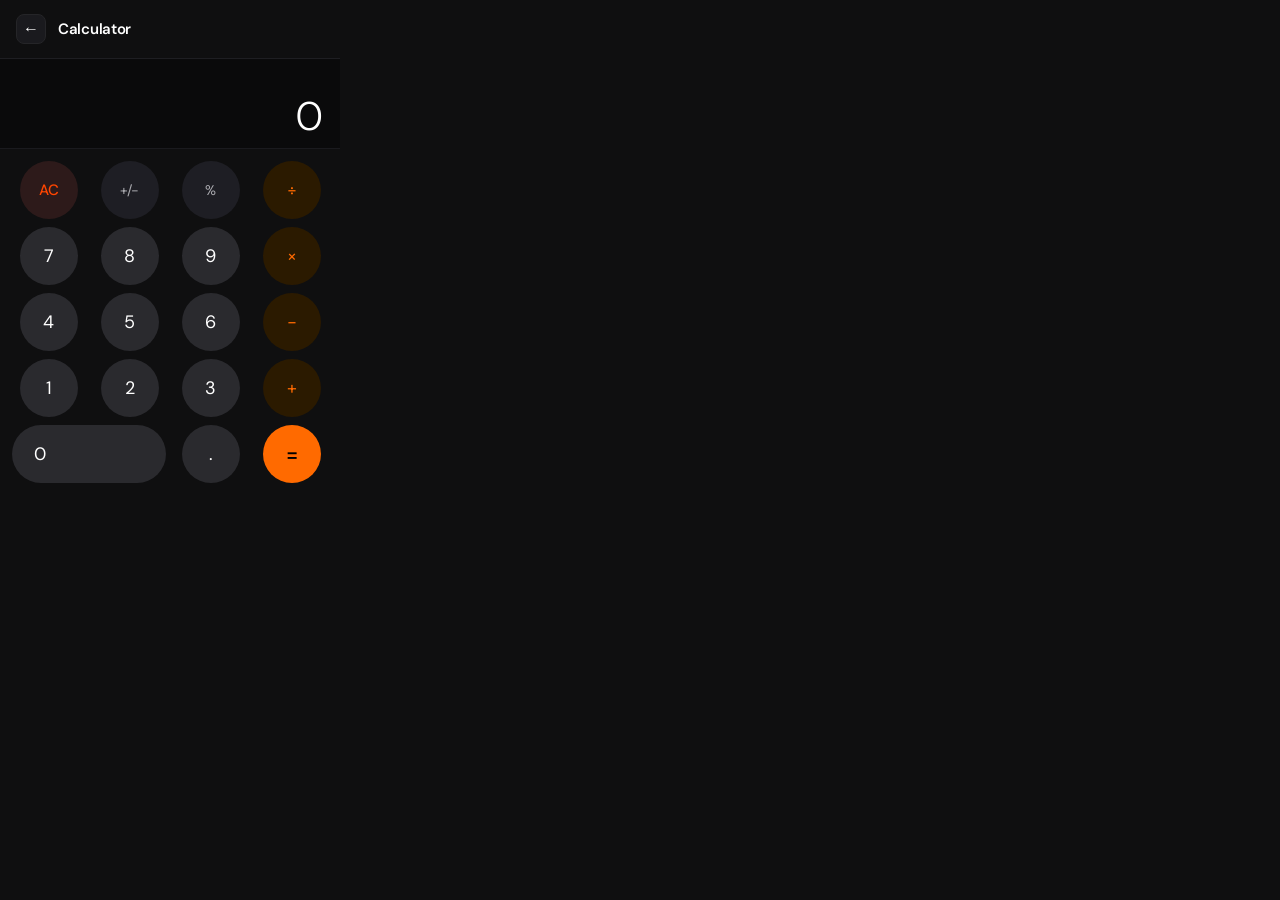
<file: tools/calculator/index.html>
<!DOCTYPE html>
<html lang="en">
<head>
  <meta charset="UTF-8">
  <meta name="viewport" content="width=device-width, initial-scale=1.0">
  <title>Calculator — EasyKit</title>
  <link rel="stylesheet" href="style.css">
</head>
<body>

  <!-- Top Bar -->
  <div class="topbar">
    <button id="btn-back" class="back-btn">&#8592;</button>
    <span class="tool-title">Calculator</span>
  </div>

  <!-- Display -->
  <div class="display">
    <div class="expr" id="expr"></div>
    <div class="result" id="result">0</div>
  </div>

  <!-- Buttons -->
  <div class="buttons">

    <button class="btn btn-clear" id="btn-ac">AC</button>
    <button class="btn btn-func" id="btn-sign">+/−</button>
    <button class="btn btn-func" id="btn-percent">%</button>
    <button class="btn btn-op" id="btn-div">÷</button>

    <button class="btn btn-num" id="btn-7">7</button>
    <button class="btn btn-num" id="btn-8">8</button>
    <button class="btn btn-num" id="btn-9">9</button>
    <button class="btn btn-op" id="btn-mul">×</button>

    <button class="btn btn-num" id="btn-4">4</button>
    <button class="btn btn-num" id="btn-5">5</button>
    <button class="btn btn-num" id="btn-6">6</button>
    <button class="btn btn-op" id="btn-sub">−</button>

    <button class="btn btn-num" id="btn-1">1</button>
    <button class="btn btn-num" id="btn-2">2</button>
    <button class="btn btn-num" id="btn-3">3</button>
    <button class="btn btn-op" id="btn-add">+</button>

    <button class="btn btn-num btn-zero" id="btn-0">0</button>
    <button class="btn btn-num" id="btn-dot">.</button>
    <button class="btn btn-eq" id="btn-eq">=</button>

  </div>

  <script src="script.js"></script>
</body>
</html>
</file>
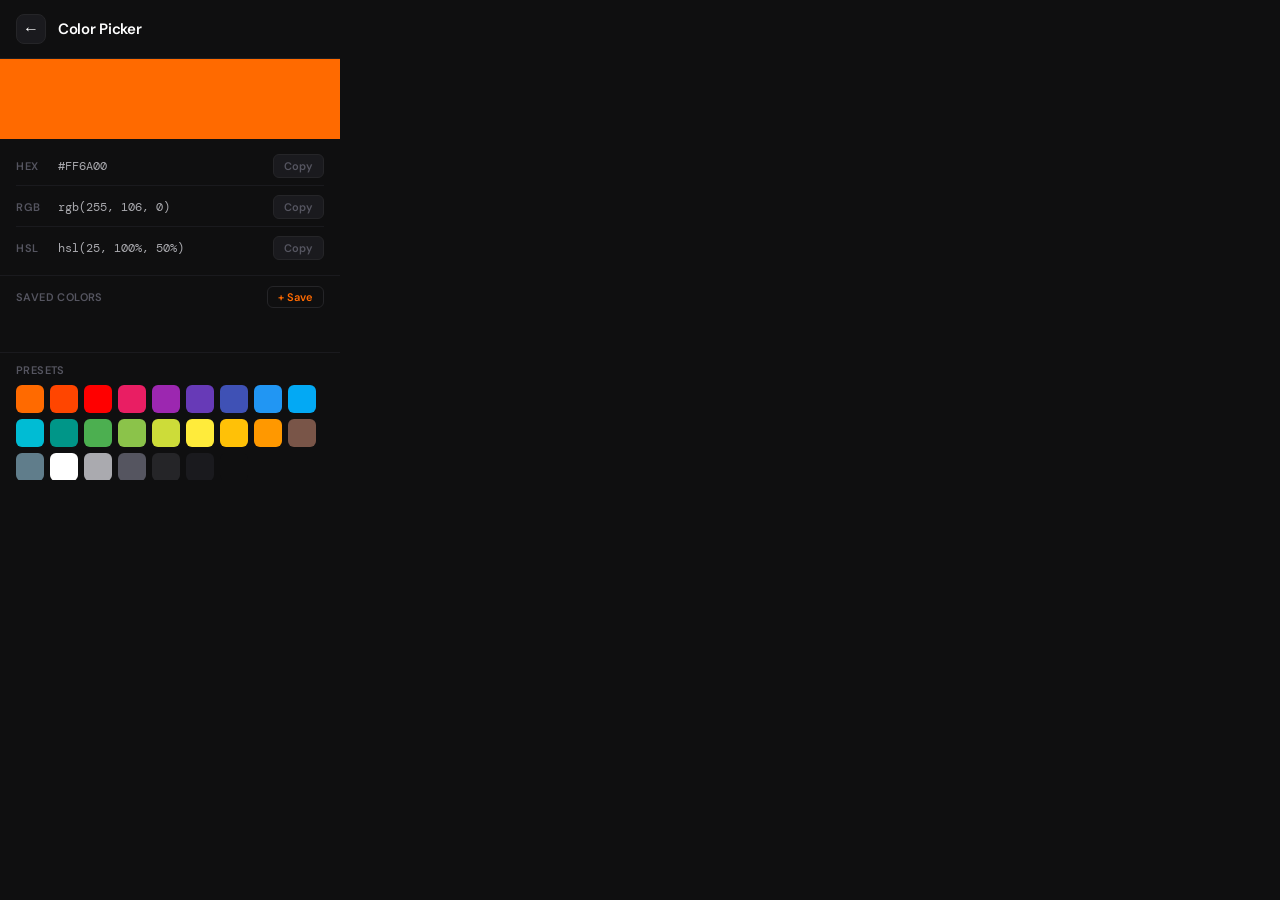
<file: tools/color-picker/index.html>
<!DOCTYPE html>
<html lang="en">
<head>
  <meta charset="UTF-8">
  <meta name="viewport" content="width=device-width, initial-scale=1.0">
  <title>Color Picker — EasyKit</title>
  <link rel="stylesheet" href="style.css">
</head>
<body>

  <!-- Top Bar -->
  <div class="topbar">
    <button id="btn-back" class="back-btn">&#8592;</button>
    <span class="tool-title">Color Picker</span>
  </div>

  <!-- Color Preview -->
  <div class="color-preview" id="color-preview">
    <input type="color" id="color-input" value="#ff6a00" />
  </div>

  <!-- Color Values -->
  <div class="color-values">

    <div class="value-row">
      <span class="value-label">HEX</span>
      <span class="value-text" id="val-hex">#FF6A00</span>
      <button class="btn-copy-val" data-target="val-hex">Copy</button>
    </div>

    <div class="value-row">
      <span class="value-label">RGB</span>
      <span class="value-text" id="val-rgb">rgb(255, 106, 0)</span>
      <button class="btn-copy-val" data-target="val-rgb">Copy</button>
    </div>

    <div class="value-row">
      <span class="value-label">HSL</span>
      <span class="value-text" id="val-hsl">hsl(25, 100%, 50%)</span>
      <button class="btn-copy-val" data-target="val-hsl">Copy</button>
    </div>

  </div>

  <!-- Saved Colors -->
  <div class="saved-section">
    <div class="saved-header">
      <span class="saved-title">Saved Colors</span>
      <button class="btn-save" id="btn-save">+ Save</button>
    </div>
    <div class="saved-colors" id="saved-colors"></div>
  </div>

  <!-- Presets -->
  <div class="presets-section">
    <div class="saved-title" style="padding: 0 16px 8px;">Presets</div>
    <div class="presets" id="presets"></div>
  </div>

  <script src="script.js"></script>
</body>
</html>
</file>
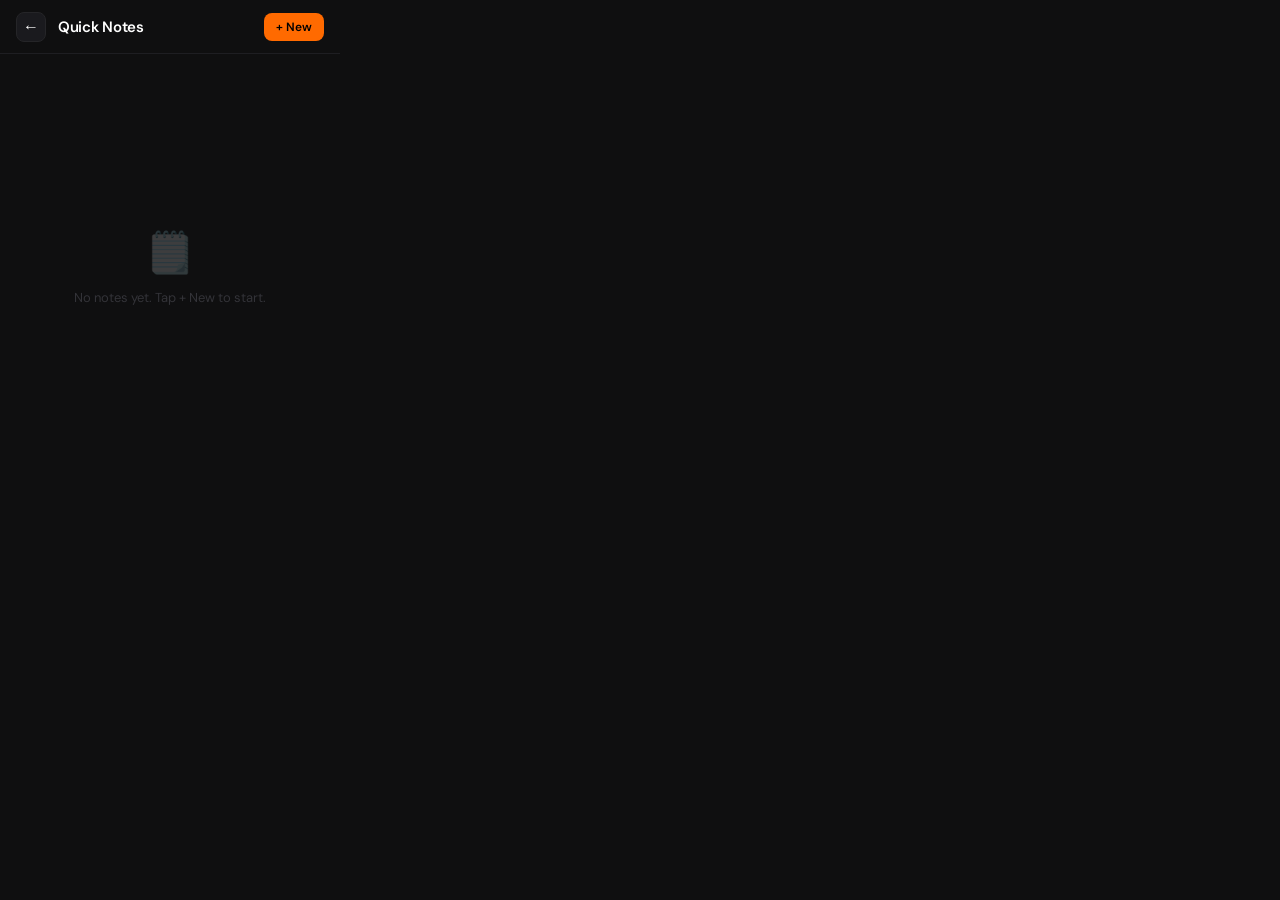
<file: tools/notes/index.html>
<!DOCTYPE html>
<html lang="en">
<head>
  <meta charset="UTF-8">
  <meta name="viewport" content="width=device-width, initial-scale=1.0">
  <title>Quick Notes — EasyKit</title>
  <link rel="stylesheet" href="style.css">
</head>
<body>

  <!-- Top Bar -->
  <div class="topbar">
    <button id="btn-back" class="back-btn">&#8592;</button>
    <span class="tool-title">Quick Notes</span>
    <button class="btn-new" id="btn-new">+ New</button>
  </div>

  <!-- Note List View -->
  <div id="view-list">

    <div class="notes-list" id="notes-list"></div>

    <div class="empty-state" id="empty-state">
      <span class="empty-icon">🗒️</span>
      <span class="empty-text">No notes yet. Tap + New to start.</span>
    </div>

  </div>

  <!-- Note Editor View -->
  <div id="view-editor">

    <div class="editor-topbar">
      <button id="btn-back-editor" class="btn-back-editor">← Notes</button>
      <button id="btn-delete" class="btn-delete">🗑 Delete</button>
    </div>

    <input
      type="text"
      id="note-title"
      class="note-title-input"
      placeholder="Title"
    />

    <textarea
      id="note-body"
      class="note-body-input"
      placeholder="Write your note here..."
    ></textarea>

    <div class="editor-footer">
      <span class="save-status" id="save-status">Auto-saved</span>
    </div>

  </div>

  <script src="script.js"></script>
</body>
</html>
</file>
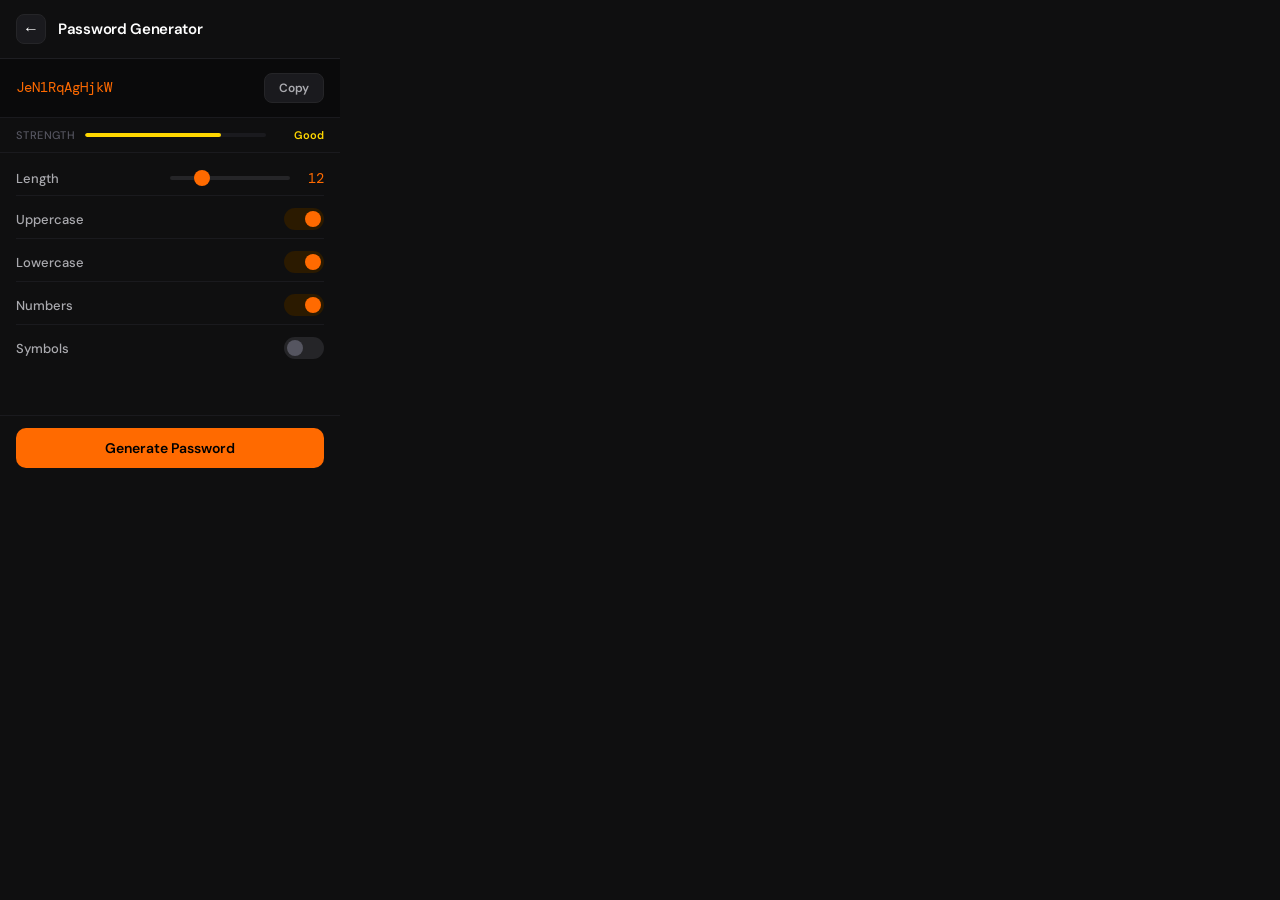
<file: tools/password/index.html>
<!DOCTYPE html>
<html lang="en">
<head>
  <meta charset="UTF-8">
  <meta name="viewport" content="width=device-width, initial-scale=1.0">
  <title>Password Generator — EasyKit</title>
  <link rel="stylesheet" href="style.css">
</head>
<body>

  <!-- Top Bar -->
  <div class="topbar">
    <button id="btn-back" class="back-btn">&#8592;</button>
    <span class="tool-title">Password Generator</span>
  </div>

  <!-- Password Display -->
  <div class="password-box">
    <span id="password-output" class="password-text">Click Generate</span>
    <button class="btn-copy" id="btn-copy">Copy</button>
  </div>

  <!-- Strength Bar -->
  <div class="strength-row">
    <span class="strength-label">Strength</span>
    <div class="strength-bar">
      <div class="strength-fill" id="strength-fill"></div>
    </div>
    <span class="strength-text" id="strength-text">—</span>
  </div>

  <!-- Options -->
  <div class="options">

    <!-- Length -->
    <div class="option-row">
      <label class="option-label">Length</label>
      <div class="length-control">
        <input
          type="range"
          id="length-slider"
          class="slider"
          min="6"
          max="32"
          value="12"
        />
        <span class="length-value" id="length-value">12</span>
      </div>
    </div>

    <!-- Checkboxes -->
    <div class="option-row">
      <label class="option-label">Uppercase</label>
      <label class="toggle">
        <input type="checkbox" id="opt-upper" checked />
        <span class="toggle-slider"></span>
      </label>
    </div>

    <div class="option-row">
      <label class="option-label">Lowercase</label>
      <label class="toggle">
        <input type="checkbox" id="opt-lower" checked />
        <span class="toggle-slider"></span>
      </label>
    </div>

    <div class="option-row">
      <label class="option-label">Numbers</label>
      <label class="toggle">
        <input type="checkbox" id="opt-numbers" checked />
        <span class="toggle-slider"></span>
      </label>
    </div>

    <div class="option-row">
      <label class="option-label">Symbols</label>
      <label class="toggle">
        <input type="checkbox" id="opt-symbols" />
        <span class="toggle-slider"></span>
      </label>
    </div>

  </div>

  <!-- Generate Button -->
  <div class="bottom">
    <button class="btn-generate" id="btn-generate">Generate Password</button>
  </div>

  <script src="script.js"></script>
</body>
</html>
</file>
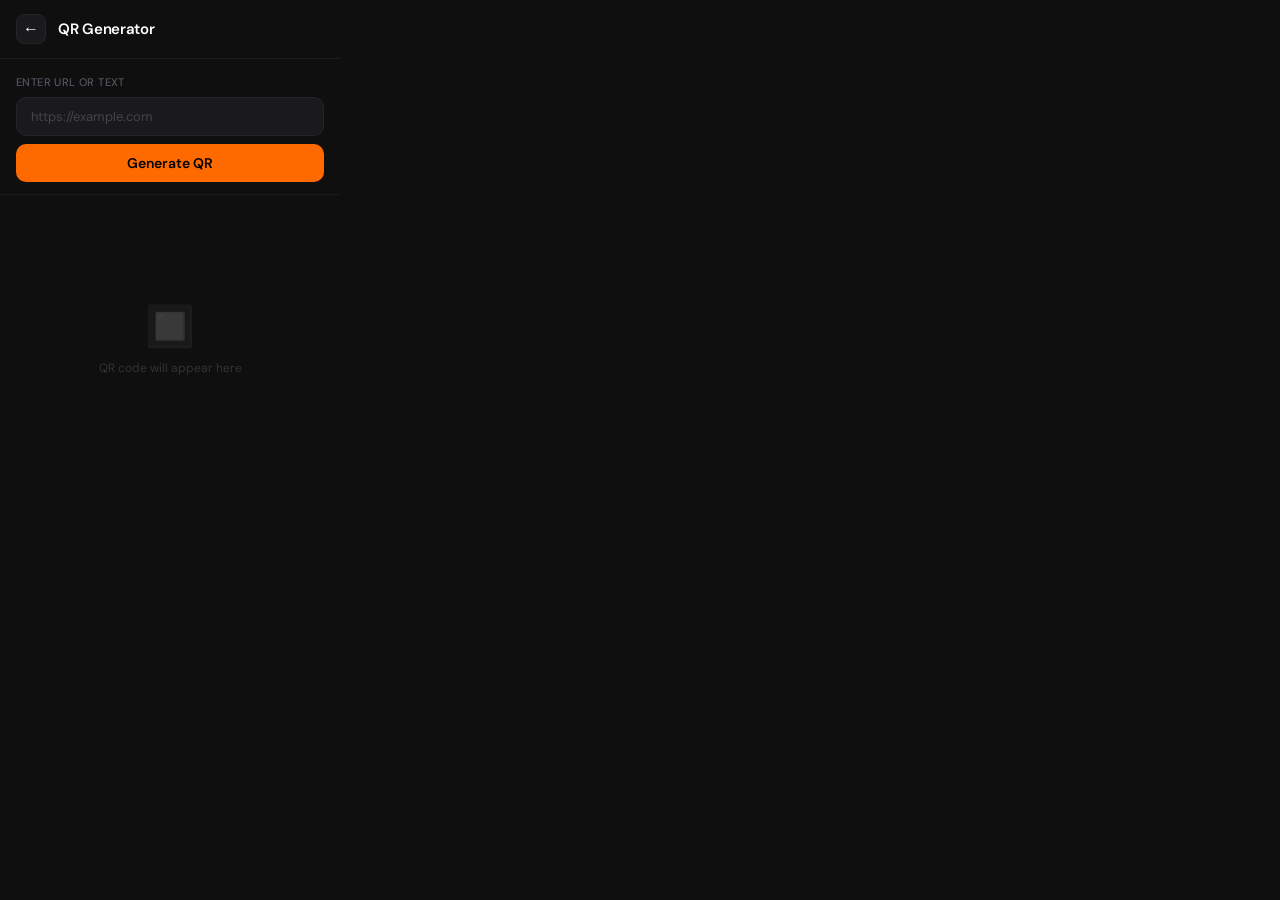
<file: tools/qr-generator/index.html>
<!DOCTYPE html>
<html lang="en">
<head>
  <meta charset="UTF-8">
  <meta name="viewport" content="width=device-width, initial-scale=1.0">
  <title>QR Generator — EasyKit</title>
  <link rel="stylesheet" href="style.css">
</head>
<body>

  <!-- Top Bar -->
  <div class="topbar">
    <button id="btn-back" class="back-btn">&#8592;</button>
    <span class="tool-title">QR Generator</span>
  </div>

  <!-- Input Section -->
  <div class="input-section">
    <label class="input-label">Enter URL or Text</label>
    <input
      type="text"
      id="qr-input"
      class="qr-input"
      placeholder="https://example.com"
      autocomplete="off"
      spellcheck="false"
    />
    <button class="btn-generate" id="btn-generate">Generate QR</button>
  </div>

  <!-- QR Output -->
  <div class="qr-output" id="qr-output">
    <div class="qr-placeholder" id="qr-placeholder">
      <span class="placeholder-icon">🔲</span>
      <span class="placeholder-text">QR code will appear here</span>
    </div>
    <div id="qr-code"></div>
  </div>

  <!-- Actions -->
  <div class="actions" id="actions">
    <button class="btn-action" id="btn-download">⬇ Download</button>
    <button class="btn-action btn-clear" id="btn-clear">✕ Clear</button>
  </div>

  <!-- Offline QR Library -->
  <script src="qrcode.min.js"></script>
  <script src="script.js"></script>

</body>
</html>
</file>
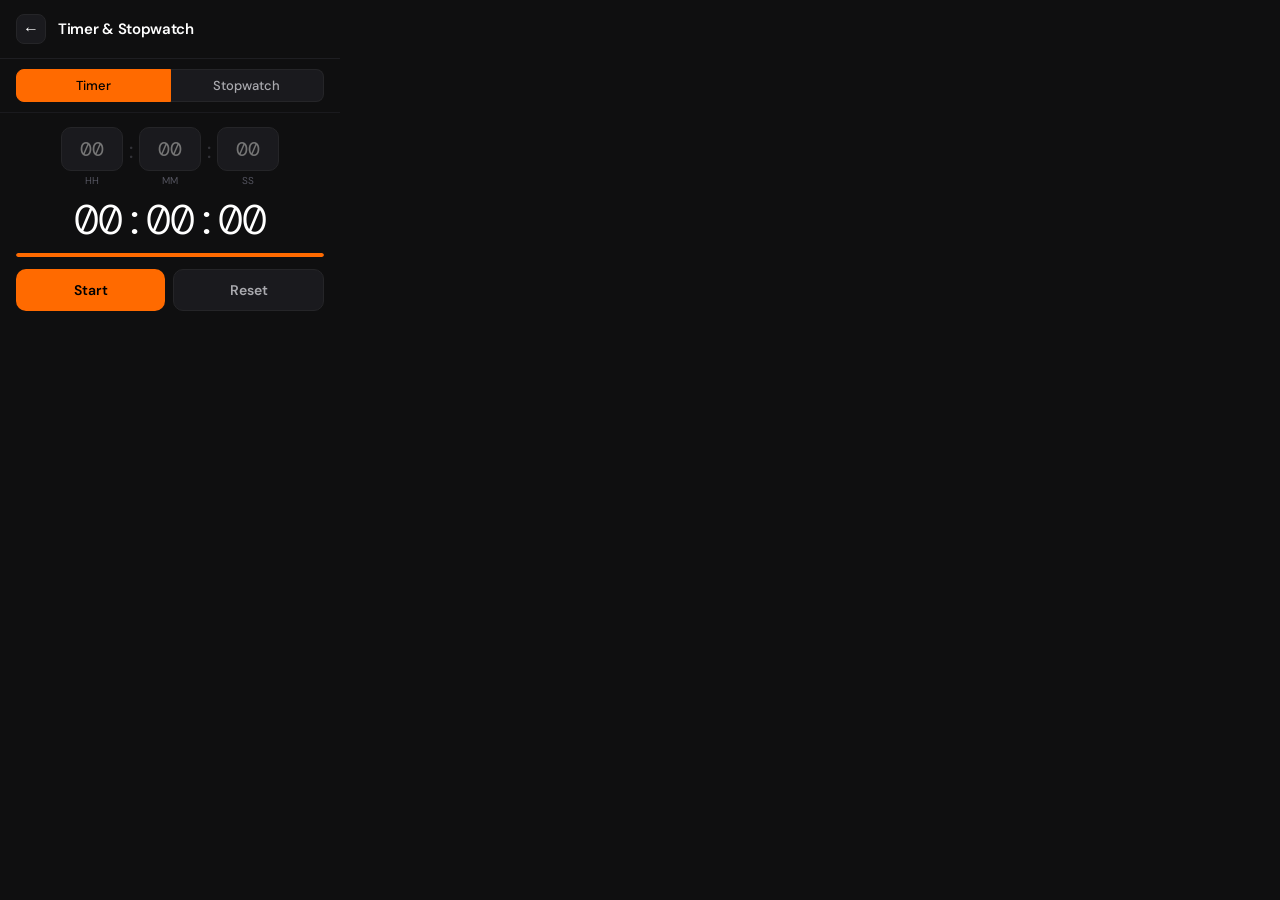
<file: tools/timer/index.html>
<!DOCTYPE html>
<html lang="en">
<head>
  <meta charset="UTF-8">
  <meta name="viewport" content="width=device-width, initial-scale=1.0">
  <title>Timer — EasyKit</title>
  <link rel="stylesheet" href="style.css">
</head>
<body>

  <!-- Top Bar -->
  <div class="topbar">
    <button id="btn-back" class="back-btn">&#8592;</button>
    <span class="tool-title">Timer & Stopwatch</span>
  </div>

  <!-- Mode Tabs -->
  <div class="tabs">
    <button class="tab active" id="tab-timer">Timer</button>
    <button class="tab" id="tab-stopwatch">Stopwatch</button>
  </div>

  <!-- ── TIMER SECTION ── -->
  <div class="section" id="section-timer">

    <!-- Time Input -->
    <div class="time-input-row">
      <div class="time-input-group">
        <input type="number" id="input-hours" class="time-input" placeholder="00" min="0" max="99" />
        <label class="time-input-label">HH</label>
      </div>
      <span class="time-sep">:</span>
      <div class="time-input-group">
        <input type="number" id="input-minutes" class="time-input" placeholder="00" min="0" max="59" />
        <label class="time-input-label">MM</label>
      </div>
      <span class="time-sep">:</span>
      <div class="time-input-group">
        <input type="number" id="input-seconds" class="time-input" placeholder="00" min="0" max="59" />
        <label class="time-input-label">SS</label>
      </div>
    </div>

    <!-- Timer Display -->
    <div class="clock-display" id="timer-display">00:00:00</div>

    <!-- Timer Progress Bar -->
    <div class="progress-bar">
      <div class="progress-fill" id="timer-progress"></div>
    </div>

    <!-- Timer Controls -->
    <div class="controls">
      <button class="btn-control btn-start" id="btn-timer-start">Start</button>
      <button class="btn-control btn-reset" id="btn-timer-reset">Reset</button>
    </div>

  </div>

  <!-- ── STOPWATCH SECTION ── -->
  <div class="section hidden" id="section-stopwatch">

    <!-- Stopwatch Display -->
    <div class="clock-display" id="stopwatch-display">00:00:00</div>
    <div class="ms-display" id="ms-display">.000</div>

    <!-- Stopwatch Controls -->
    <div class="controls">
      <button class="btn-control btn-start" id="btn-sw-start">Start</button>
      <button class="btn-control btn-lap"   id="btn-sw-lap"  >Lap</button>
      <button class="btn-control btn-reset" id="btn-sw-reset">Reset</button>
    </div>

    <!-- Lap List -->
    <div class="lap-list" id="lap-list"></div>

  </div>

  <script src="script.js"></script>
</body>
</html>
</file>
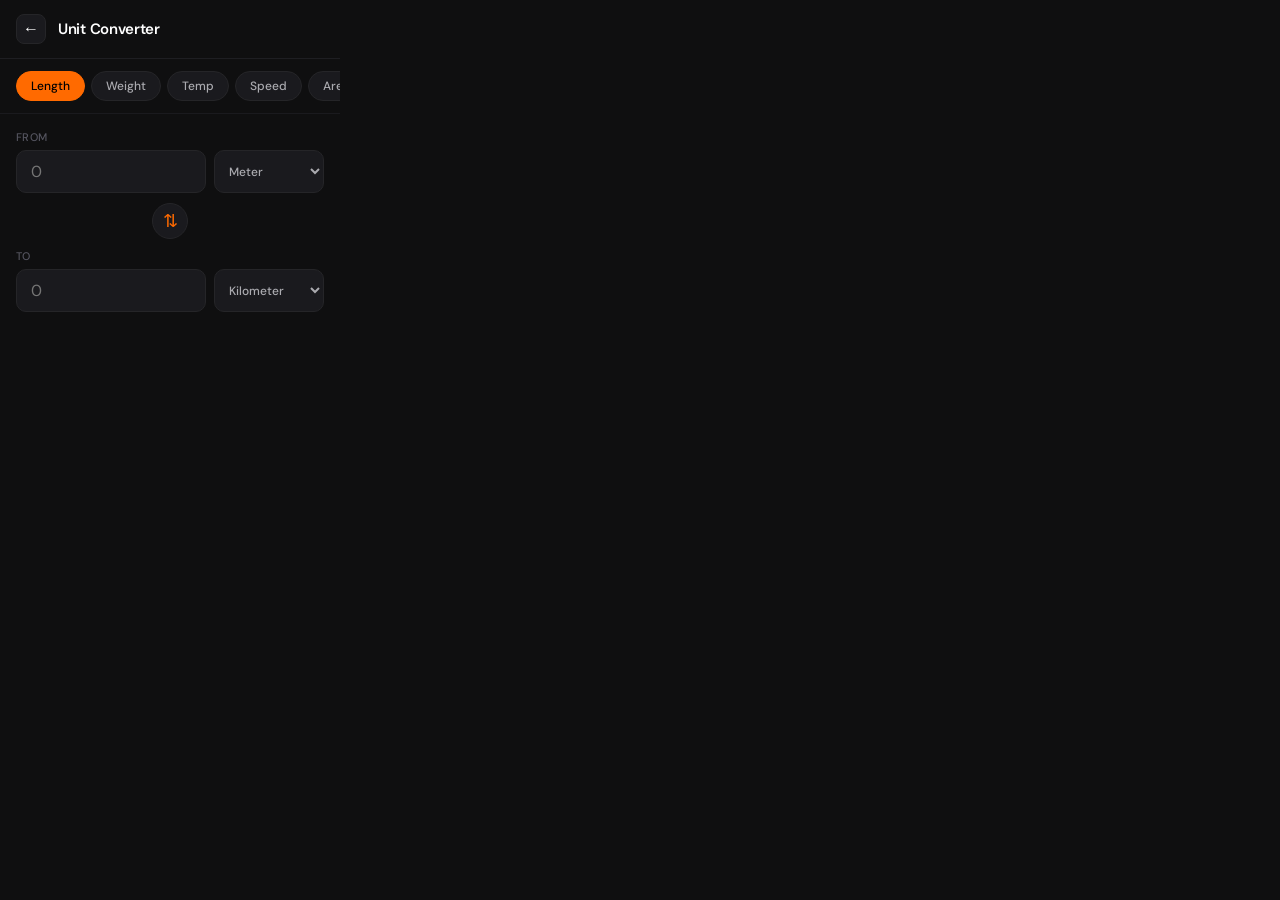
<file: tools/unit-converter/index.html>
<!DOCTYPE html>
<html lang="en">
<head>
  <meta charset="UTF-8">
  <meta name="viewport" content="width=device-width, initial-scale=1.0">
  <title>Unit Converter — EasyKit</title>
  <link rel="stylesheet" href="style.css">
</head>
<body>

  <!-- Top Bar -->
  <div class="topbar">
    <button id="btn-back" class="back-btn">&#8592;</button>
    <span class="tool-title">Unit Converter</span>
  </div>

  <!-- Category Tabs -->
  <div class="tabs">
    <button class="tab active" data-category="length">Length</button>
    <button class="tab" data-category="weight">Weight</button>
    <button class="tab" data-category="temp">Temp</button>
    <button class="tab" data-category="speed">Speed</button>
    <button class="tab" data-category="area">Area</button>
  </div>

  <!-- Converter -->
  <div class="converter">

    <!-- From -->
    <div class="input-group">
      <label class="input-label">From</label>
      <div class="input-row">
        <input
          type="number"
          id="from-value"
          class="value-input"
          placeholder="0"
          autocomplete="off"
        />
        <select id="from-unit" class="unit-select"></select>
      </div>
    </div>

    <!-- Swap Button -->
    <div class="swap-row">
      <button class="btn-swap" id="btn-swap">⇅</button>
    </div>

    <!-- To -->
    <div class="input-group">
      <label class="input-label">To</label>
      <div class="input-row">
        <input
          type="number"
          id="to-value"
          class="value-input"
          placeholder="0"
          readonly
        />
        <select id="to-unit" class="unit-select"></select>
      </div>
    </div>

    <!-- Result Label -->
    <div class="result-label" id="result-label"></div>

  </div>

  <script src="script.js"></script>
</body>
</html>
</file>
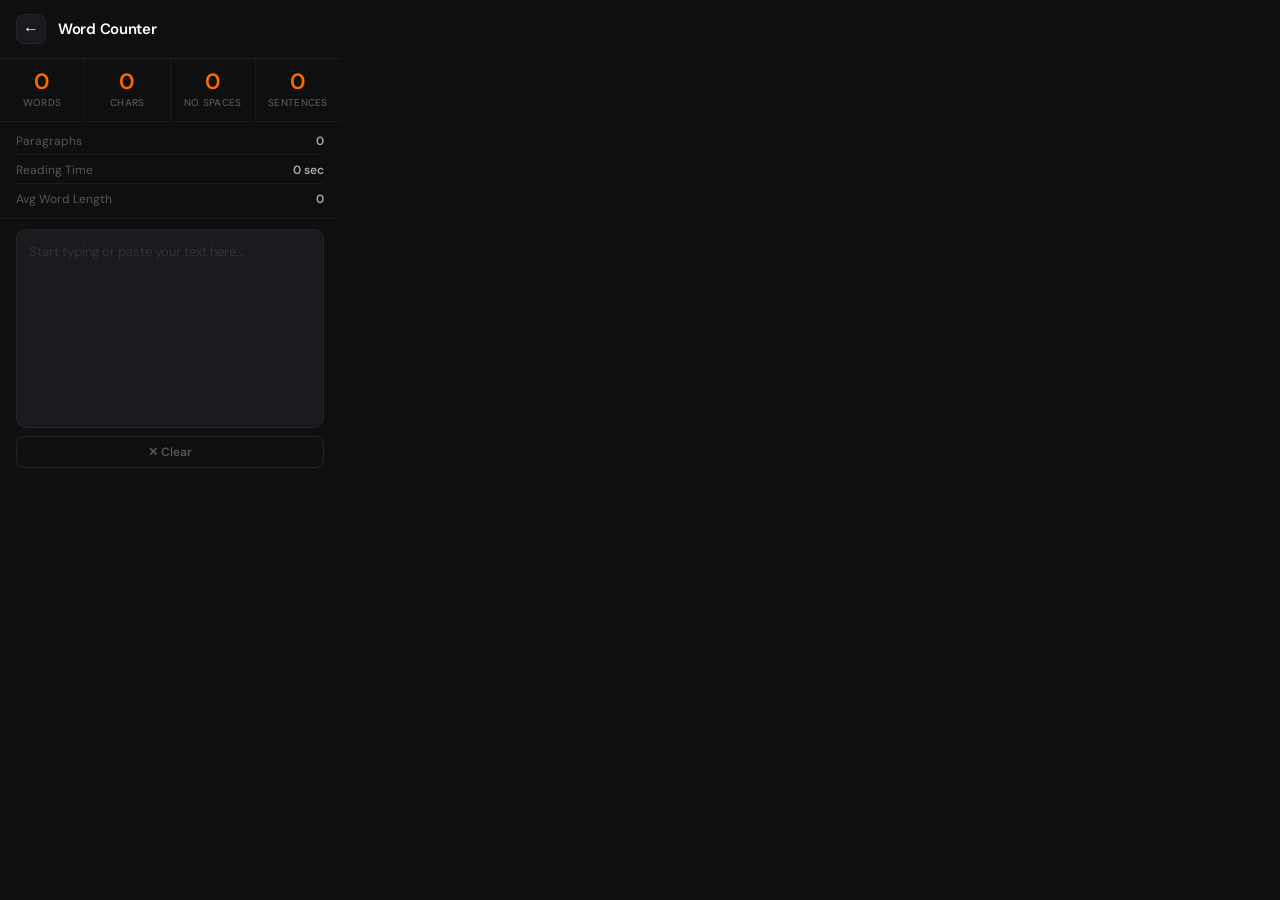
<file: tools/word-counter/index.html>
<!DOCTYPE html>
<html lang="en">
<head>
  <meta charset="UTF-8">
  <meta name="viewport" content="width=device-width, initial-scale=1.0">
  <title>Word Counter — EasyKit</title>
  <link rel="stylesheet" href="style.css">
</head>
<body>

  <!-- Top Bar -->
  <div class="topbar">
    <button id="btn-back" class="back-btn">&#8592;</button>
    <span class="tool-title">Word Counter</span>
  </div>

  <!-- Stats Row -->
  <div class="stats-row">
    <div class="stat-card">
      <span class="stat-value" id="stat-words">0</span>
      <span class="stat-label">Words</span>
    </div>
    <div class="stat-card">
      <span class="stat-value" id="stat-chars">0</span>
      <span class="stat-label">Chars</span>
    </div>
    <div class="stat-card">
      <span class="stat-value" id="stat-chars-no">0</span>
      <span class="stat-label">No Spaces</span>
    </div>
    <div class="stat-card">
      <span class="stat-value" id="stat-sentences">0</span>
      <span class="stat-label">Sentences</span>
    </div>
  </div>

  <!-- Extra Stats -->
  <div class="extra-stats">
    <div class="extra-row">
      <span class="extra-label">Paragraphs</span>
      <span class="extra-value" id="stat-para">0</span>
    </div>
    <div class="extra-row">
      <span class="extra-label">Reading Time</span>
      <span class="extra-value" id="stat-read">0 sec</span>
    </div>
    <div class="extra-row">
      <span class="extra-label">Avg Word Length</span>
      <span class="extra-value" id="stat-avg">0</span>
    </div>
  </div>

  <!-- Textarea -->
  <div class="textarea-section">
    <textarea
      id="text-input"
      class="text-input"
      placeholder="Start typing or paste your text here..."
      spellcheck="true"
    ></textarea>
    <button class="btn-clear" id="btn-clear">✕ Clear</button>
  </div>

  <script src="script.js"></script>
</body>
</html>
</file>
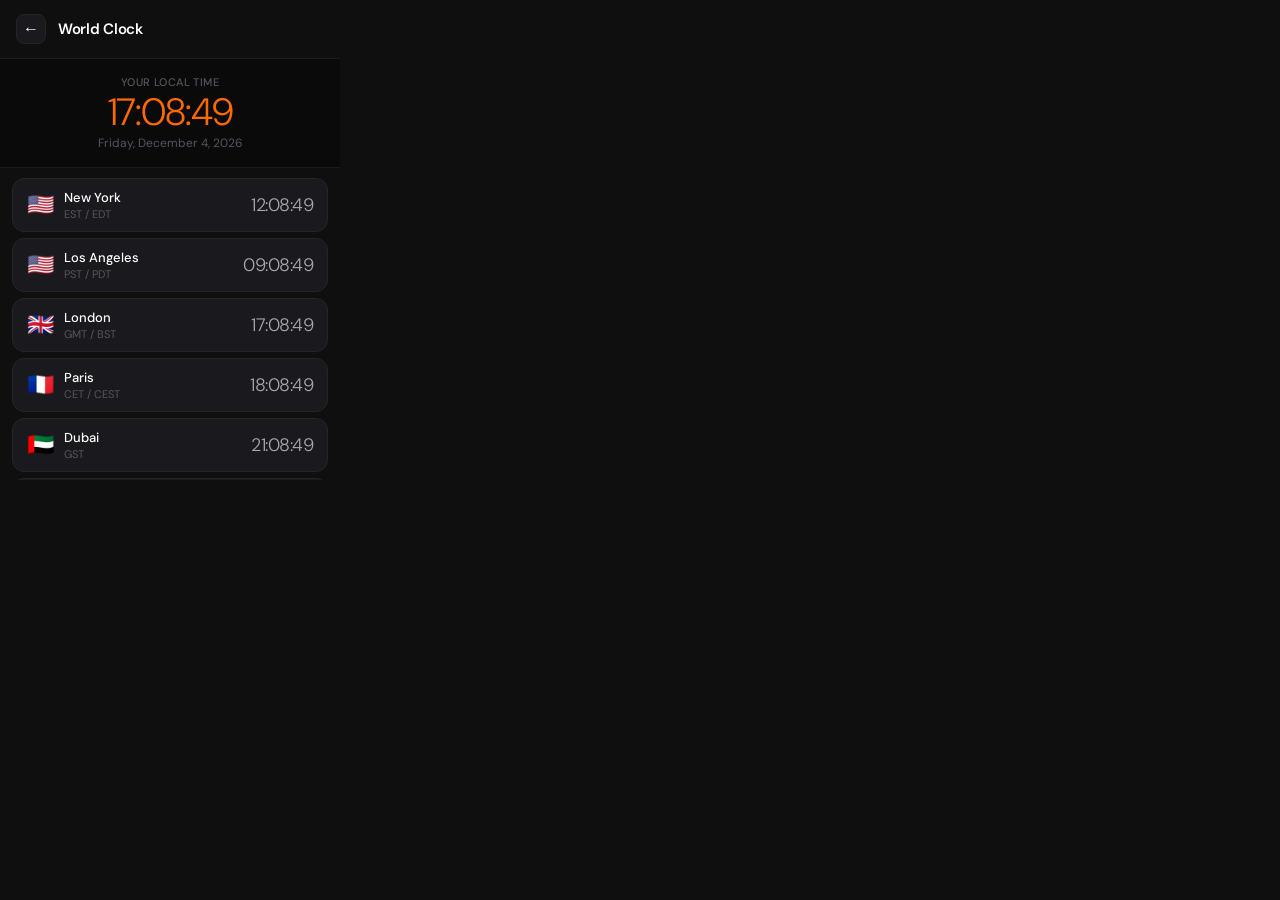
<file: tools/world-clock/index.html>
<!DOCTYPE html>
<html lang="en">
<head>
  <meta charset="UTF-8">
  <meta name="viewport" content="width=device-width, initial-scale=1.0">
  <title>World Clock — EasyKit</title>
  <link rel="stylesheet" href="style.css">
</head>
<body>

  <!-- Top Bar -->
  <div class="topbar">
    <button id="btn-back" class="back-btn">&#8592;</button>
    <span class="tool-title">World Clock</span>
  </div>

  <!-- Local Time -->
  <div class="local-time">
    <div class="local-label">Your Local Time</div>
    <div class="local-clock" id="local-clock">00:00:00</div>
    <div class="local-date" id="local-date"></div>
  </div>

  <!-- Clock List -->
  <div class="clock-list" id="clock-list">

    <div class="clock-card" data-tz="America/New_York">
      <div class="city-info">
        <span class="city-flag">🇺🇸</span>
        <div>
          <div class="city-name">New York</div>
          <div class="city-tz">EST / EDT</div>
        </div>
      </div>
      <div class="city-time" id="time-new-york">--:--</div>
    </div>

    <div class="clock-card" data-tz="America/Los_Angeles">
      <div class="city-info">
        <span class="city-flag">🇺🇸</span>
        <div>
          <div class="city-name">Los Angeles</div>
          <div class="city-tz">PST / PDT</div>
        </div>
      </div>
      <div class="city-time" id="time-los-angeles">--:--</div>
    </div>

    <div class="clock-card" data-tz="Europe/London">
      <div class="city-info">
        <span class="city-flag">🇬🇧</span>
        <div>
          <div class="city-name">London</div>
          <div class="city-tz">GMT / BST</div>
        </div>
      </div>
      <div class="city-time" id="time-london">--:--</div>
    </div>

    <div class="clock-card" data-tz="Europe/Paris">
      <div class="city-info">
        <span class="city-flag">🇫🇷</span>
        <div>
          <div class="city-name">Paris</div>
          <div class="city-tz">CET / CEST</div>
        </div>
      </div>
      <div class="city-time" id="time-paris">--:--</div>
    </div>

    <div class="clock-card" data-tz="Asia/Dubai">
      <div class="city-info">
        <span class="city-flag">🇦🇪</span>
        <div>
          <div class="city-name">Dubai</div>
          <div class="city-tz">GST</div>
        </div>
      </div>
      <div class="city-time" id="time-dubai">--:--</div>
    </div>

    <div class="clock-card" data-tz="Asia/Kolkata">
      <div class="city-info">
        <span class="city-flag">🇮🇳</span>
        <div>
          <div class="city-name">India</div>
          <div class="city-tz">IST</div>
        </div>
      </div>
      <div class="city-time" id="time-india">--:--</div>
    </div>

    <div class="clock-card" data-tz="Asia/Singapore">
      <div class="city-info">
        <span class="city-flag">🇸🇬</span>
        <div>
          <div class="city-name">Singapore</div>
          <div class="city-tz">SGT</div>
        </div>
      </div>
      <div class="city-time" id="time-singapore">--:--</div>
    </div>

    <div class="clock-card" data-tz="Asia/Tokyo">
      <div class="city-info">
        <span class="city-flag">🇯🇵</span>
        <div>
          <div class="city-name">Tokyo</div>
          <div class="city-tz">JST</div>
        </div>
      </div>
      <div class="city-time" id="time-tokyo">--:--</div>
    </div>

    <div class="clock-card" data-tz="Australia/Sydney">
      <div class="city-info">
        <span class="city-flag">🇦🇺</span>
        <div>
          <div class="city-name">Sydney</div>
          <div class="city-tz">AEST / AEDT</div>
        </div>
      </div>
      <div class="city-time" id="time-sydney">--:--</div>
    </div>

  </div>

  <script src="script.js"></script>
</body>
</html>
</file>
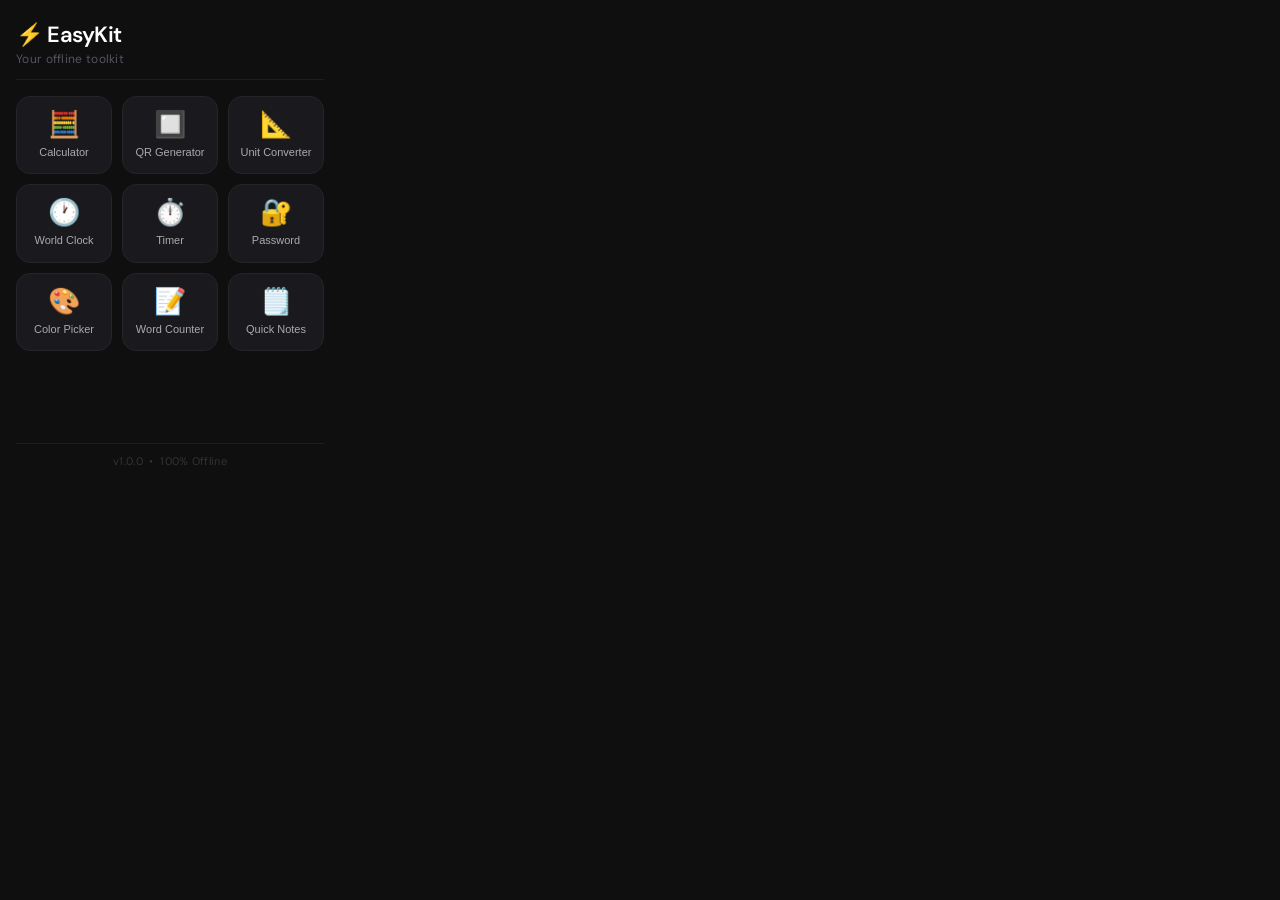
<file: popup.html>
<!DOCTYPE html>
<html lang="en">
<head>
  <meta charset="UTF-8">
  <meta name="viewport" content="width=device-width, initial-scale=1.0">
  <title>EasyKit</title>
  <link rel="stylesheet" href="popup.css">
</head>
<body>

  <!-- Header -->
  <div class="header">
    <h1 class="logo">⚡ EasyKit</h1>
    <p class="tagline">Your offline toolkit</p>
  </div>

  <!-- Tool Grid -->
  <div class="tool-grid">

    <button class="tool-card" id="btn-calculator">
      <span class="tool-icon">🧮</span>
      <span class="tool-name">Calculator</span>
    </button>

    <button class="tool-card" id="btn-qr">
      <span class="tool-icon">🔲</span>
      <span class="tool-name">QR Generator</span>
    </button>

    <button class="tool-card" id="btn-unit">
      <span class="tool-icon">📐</span>
      <span class="tool-name">Unit Converter</span>
    </button>

    <button class="tool-card" id="btn-clock">
      <span class="tool-icon">🕐</span>
      <span class="tool-name">World Clock</span>
    </button>

    <button class="tool-card" id="btn-timer">
      <span class="tool-icon">⏱️</span>
      <span class="tool-name">Timer</span>
    </button>

    <button class="tool-card" id="btn-password">
      <span class="tool-icon">🔐</span>
      <span class="tool-name">Password</span>
    </button>

    <button class="tool-card" id="btn-color">
      <span class="tool-icon">🎨</span>
      <span class="tool-name">Color Picker</span>
    </button>

    <button class="tool-card" id="btn-word">
      <span class="tool-icon">📝</span>
      <span class="tool-name">Word Counter</span>
    </button>

    <button class="tool-card" id="btn-notes">
      <span class="tool-icon">🗒️</span>
      <span class="tool-name">Quick Notes</span>
    </button>

  </div>

  <!-- Footer -->
  <div class="footer">
    <p>v1.0.0 &nbsp;•&nbsp; 100% Offline</p>
  </div>

  <script src="popup.js"></script>

</body>
</html>
</file>
<file: tools/calculator/style.css>
@import url('https://fonts.googleapis.com/css2?family=DM+Sans:wght@300;400;500;600&display=swap');

/* ── Reset ── */
*, *::before, *::after {
  box-sizing: border-box;
  margin: 0;
  padding: 0;
}

/* ── Body ── */
body {
  width: 340px;
  height: 480px;
  font-family: 'DM Sans', sans-serif;
  background-color: #0f0f10;
  color: #ffffff;
  display: flex;
  flex-direction: column;
  overflow: hidden;
}

/* ── Top Bar ── */
.topbar {
  display: flex;
  align-items: center;
  gap: 12px;
  padding: 14px 16px;
  border-bottom: 1px solid #1e1e22;
}

.back-btn {
  background: #1a1a1e;
  border: 1px solid #252528;
  color: #ffffff;
  width: 30px;
  height: 30px;
  border-radius: 8px;
  font-size: 16px;
  cursor: pointer;
  display: flex;
  align-items: center;
  justify-content: center;
  transition: background 0.1s ease;
  outline: none;
}

.back-btn:hover {
  background: #252528;
  border-color: #ff6a00;
}

.tool-title {
  font-size: 15px;
  font-weight: 600;
  color: #ffffff;
  letter-spacing: -0.3px;
}

/* ── Display ── */
.display {
  background: #0a0a0b;
  padding: 16px 20px 12px;
  display: flex;
  flex-direction: column;
  align-items: flex-end;
  gap: 4px;
  min-height: 90px;
  justify-content: flex-end;
  border-bottom: 1px solid #1a1a1e;
}

.expr {
  font-size: 13px;
  font-weight: 400;
  color: #555560;
  min-height: 18px;
  text-align: right;
  word-break: break-all;
}

.result {
  font-size: 40px;
  font-weight: 300;
  color: #ffffff;
  text-align: right;
  letter-spacing: -1.5px;
  line-height: 1;
  word-break: break-all;
}

/* ── Button Grid ── */
.buttons {
  display: grid;
  grid-template-columns: repeat(4, 1fr);
  gap: 8px;
  padding: 12px;
  flex: 1;
}

/* ── Base Button ── */
.btn {
  border: none;
  border-radius: 50%;
  height: 58px;
  width: 58px;
  font-family: 'DM Sans', sans-serif;
  font-size: 18px;
  font-weight: 400;
  cursor: pointer;
  transition: transform 0.08s ease, opacity 0.08s ease;
  outline: none;
  user-select: none;
  -webkit-tap-highlight-color: transparent;
  display: flex;
  align-items: center;
  justify-content: center;
  justify-self: center;
}

.btn:active {
  transform: scale(0.91);
  opacity: 0.75;
}

/* ── Number Buttons ── */
.btn-num {
  background: #2a2a2e;
  color: #ffffff;
}

.btn-num:hover {
  background: #323238;
}

/* ── Operator Buttons ── */
.btn-op {
  background: #2b1a00;
  color: #ff6a00;
}

.btn-op:hover {
  background: #3a2400;
}

/* ── Equals Button ── */
.btn-eq {
  background: #ff6a00;
  color: #000000;
  font-size: 22px;
  font-weight: 500;
}

.btn-eq:hover {
  background: #ff7c1a;
}

/* ── Function Buttons ── */
.btn-func {
  background: #1e1e24;
  color: #aaaaaf;
  font-size: 14px;
}

.btn-func:hover {
  background: #252530;
}

/* ── Clear Button ── */
.btn-clear {
  background: #2d1a1a;
  color: #ff4500;
  font-size: 15px;
  font-weight: 500;
}

.btn-clear:hover {
  background: #3a2020;
}

/* ── Zero Button — pill shape ── */
.btn-zero {
  grid-column: span 2;
  width: 100%;
  border-radius: 36px;
  justify-self: stretch;
  padding-left: 22px;
  justify-content: flex-start;
  font-size: 18px;
}
</file>
<file: tools/color-picker/style.css>
@import url('https://fonts.googleapis.com/css2?family=DM+Sans:wght@300;400;500;600&family=DM+Mono:wght@400&display=swap');

*, *::before, *::after {
  box-sizing: border-box;
  margin: 0;
  padding: 0;
}

body {
  width: 340px;
  height: 480px;
  font-family: 'DM Sans', sans-serif;
  background-color: #0f0f10;
  color: #ffffff;
  display: flex;
  flex-direction: column;
  overflow: hidden;
}

/* ── Top Bar ── */
.topbar {
  display: flex;
  align-items: center;
  gap: 12px;
  padding: 14px 16px;
  border-bottom: 1px solid #1e1e22;
  flex-shrink: 0;
}

.back-btn {
  background: #1a1a1e;
  border: 1px solid #252528;
  color: #ffffff;
  width: 30px;
  height: 30px;
  border-radius: 8px;
  font-size: 16px;
  cursor: pointer;
  display: flex;
  align-items: center;
  justify-content: center;
  transition: background 0.1s ease;
  outline: none;
}

.back-btn:hover {
  background: #252528;
  border-color: #ff6a00;
}

.tool-title {
  font-size: 15px;
  font-weight: 600;
  color: #ffffff;
  letter-spacing: -0.3px;
}

/* ── Color Preview ── */
.color-preview {
  height: 80px;
  display: flex;
  align-items: center;
  justify-content: center;
  background: #ff6a00;
  cursor: pointer;
  flex-shrink: 0;
  transition: background 0.1s ease;
}

.color-preview input[type="color"] {
  opacity: 0;
  width: 100%;
  height: 100%;
  cursor: pointer;
  border: none;
  padding: 0;
}

/* ── Color Values ── */
.color-values {
  display: flex;
  flex-direction: column;
  padding: 8px 16px;
  gap: 2px;
  border-bottom: 1px solid #1a1a1e;
  flex-shrink: 0;
}

.value-row {
  display: flex;
  align-items: center;
  gap: 10px;
  padding: 7px 0;
  border-bottom: 1px solid #1a1a1e;
}

.value-row:last-child {
  border-bottom: none;
}

.value-label {
  font-size: 11px;
  font-weight: 600;
  color: #555560;
  letter-spacing: 0.5px;
  width: 32px;
  flex-shrink: 0;
}

.value-text {
  font-family: 'DM Mono', monospace;
  font-size: 12px;
  color: #aaaaaf;
  flex: 1;
}

.btn-copy-val {
  background: #1a1a1e;
  border: 1px solid #252528;
  border-radius: 6px;
  padding: 4px 10px;
  font-family: 'DM Sans', sans-serif;
  font-size: 11px;
  font-weight: 600;
  color: #555560;
  cursor: pointer;
  transition: all 0.1s ease;
  outline: none;
  flex-shrink: 0;
}

.btn-copy-val:hover {
  border-color: #ff6a00;
  color: #ff6a00;
}

.btn-copy-val.copied {
  border-color: #4caf50;
  color: #4caf50;
}

/* ── Saved Section ── */
.saved-section {
  padding: 10px 16px 8px;
  border-bottom: 1px solid #1a1a1e;
  flex-shrink: 0;
}

.saved-header {
  display: flex;
  align-items: center;
  justify-content: space-between;
  margin-bottom: 8px;
}

.saved-title {
  font-size: 11px;
  font-weight: 600;
  color: #555560;
  letter-spacing: 0.4px;
  text-transform: uppercase;
}

.btn-save {
  background: transparent;
  border: 1px solid #252528;
  border-radius: 6px;
  padding: 3px 10px;
  font-family: 'DM Sans', sans-serif;
  font-size: 11px;
  font-weight: 600;
  color: #ff6a00;
  cursor: pointer;
  transition: all 0.1s ease;
  outline: none;
}

.btn-save:hover {
  background: #2b1a00;
  border-color: #ff6a00;
}

.saved-colors {
  display: flex;
  flex-wrap: wrap;
  gap: 6px;
  min-height: 28px;
}

.saved-swatch {
  width: 28px;
  height: 28px;
  border-radius: 6px;
  cursor: pointer;
  border: 2px solid transparent;
  transition: border-color 0.1s ease, transform 0.1s ease;
  flex-shrink: 0;
}

.saved-swatch:hover {
  border-color: #ffffff;
  transform: scale(1.1);
}

/* ── Presets ── */
.presets-section {
  flex: 1;
  overflow-y: auto;
  padding-top: 10px;
  scrollbar-width: none;
}

.presets-section::-webkit-scrollbar {
  display: none;
}

.presets {
  display: flex;
  flex-wrap: wrap;
  gap: 6px;
  padding: 0 16px 12px;
}

.preset-swatch {
  width: 28px;
  height: 28px;
  border-radius: 6px;
  cursor: pointer;
  border: 2px solid transparent;
  transition: border-color 0.1s ease, transform 0.1s ease;
}

.preset-swatch:hover {
  border-color: #ffffff;
  transform: scale(1.1);
}
</file>
<file: tools/notes/style.css>
@import url('https://fonts.googleapis.com/css2?family=DM+Sans:wght@300;400;500;600&display=swap');

/* ── Reset ── */
*, *::before, *::after {
  box-sizing: border-box;
  margin: 0;
  padding: 0;
}

/* ── Body ── */
body {
  width: 340px;
  height: 480px;
  font-family: 'DM Sans', sans-serif;
  background-color: #0f0f10;
  color: #ffffff;
  display: flex;
  flex-direction: column;
  overflow: hidden;
}

/* ── Top Bar ── */
.topbar {
  display: flex;
  align-items: center;
  gap: 12px;
  padding: 14px 16px;
  border-bottom: 1px solid #1e1e22;
  flex-shrink: 0;
  height: 54px;
}

.back-btn {
  background: #1a1a1e;
  border: 1px solid #252528;
  color: #ffffff;
  width: 30px;
  height: 30px;
  border-radius: 8px;
  font-size: 16px;
  cursor: pointer;
  display: flex;
  align-items: center;
  justify-content: center;
  transition: background 0.1s ease;
  outline: none;
  flex-shrink: 0;
}

.back-btn:hover {
  background: #252528;
  border-color: #ff6a00;
}

.tool-title {
  font-size: 15px;
  font-weight: 600;
  color: #ffffff;
  letter-spacing: -0.3px;
  flex: 1;
}

.btn-new {
  background: #ff6a00;
  border: none;
  border-radius: 8px;
  padding: 6px 12px;
  font-family: 'DM Sans', sans-serif;
  font-size: 12px;
  font-weight: 600;
  color: #000000;
  cursor: pointer;
  transition: background 0.1s ease;
  outline: none;
  flex-shrink: 0;
}

.btn-new:hover {
  background: #ff7c1a;
}

/* ── View List ── */
#view-list {
  display: flex;
  flex-direction: column;
  flex: 1;
  overflow: hidden;
  min-height: 0;
}

/* ── View Editor ── */
#view-editor {
  display: none;
  flex-direction: column;
  flex: 1;
  overflow: hidden;
  min-height: 0;
}

/* ── Notes List ── */
.notes-list {
  flex: 1;
  overflow-y: auto;
  padding: 10px 12px;
  display: flex;
  flex-direction: column;
  gap: 6px;
  scrollbar-width: thin;
  scrollbar-color: #252528 transparent;
}

.notes-list::-webkit-scrollbar {
  width: 4px;
}

.notes-list::-webkit-scrollbar-thumb {
  background: #252528;
  border-radius: 4px;
}

/* ── Empty State ── */
.empty-state {
 display: none;
  flex-direction: column;
  align-items: center;
  justify-content: center;
  gap: 10px;
  flex: 1;
  padding: 40px 20px;
  min-height: 200px;
}

.empty-icon {
  font-size: 40px;
  opacity: 0.2;
}

.empty-text {
  font-size: 13px;
  color: #333338;
  text-align: center;
  line-height: 1.5;
}

/* ── Note Card ── */
.note-card {
  background: #1a1a1e;
  border: 1px solid #252528;
  border-radius: 12px;
  padding: 12px 14px;
  cursor: pointer;
  transition: border-color 0.15s ease;
}

.note-card:hover {
  border-color: #ff6a00;
}

.note-card-title {
  font-size: 14px;
  font-weight: 600;
  color: #ffffff;
  white-space: nowrap;
  overflow: hidden;
  text-overflow: ellipsis;
  margin-bottom: 4px;
}

.note-card-preview {
  font-size: 12px;
  color: #555560;
  white-space: nowrap;
  overflow: hidden;
  text-overflow: ellipsis;
  margin-bottom: 6px;
}

.note-card-date {
  font-size: 10px;
  color: #333338;
}

/* ── Editor Top Bar ── */
.editor-topbar {
  display: flex;
  align-items: center;
  justify-content: space-between;
  padding: 10px 16px;
  border-bottom: 1px solid #1a1a1e;
  flex-shrink: 0;
}

.btn-back-editor {
  background: transparent;
  border: none;
  font-family: 'DM Sans', sans-serif;
  font-size: 13px;
  font-weight: 500;
  color: #ff6a00;
  cursor: pointer;
  outline: none;
  padding: 0;
  transition: color 0.1s ease;
}

.btn-back-editor:hover {
  color: #ff7c1a;
}

.btn-delete {
  background: transparent;
  border: none;
  font-family: 'DM Sans', sans-serif;
  font-size: 12px;
  color: #555560;
  cursor: pointer;
  outline: none;
  transition: color 0.1s ease;
  padding: 0;
}

.btn-delete:hover {
  color: #ff4500;
}

/* ── Note Title Input ── */
.note-title-input {
  background: transparent;
  border: none;
  border-bottom: 1px solid #1a1a1e;
  padding: 12px 16px;
  font-family: 'DM Sans', sans-serif;
  font-size: 18px;
  font-weight: 600;
  color: #ffffff;
  outline: none;
  width: 100%;
  flex-shrink: 0;
}

.note-title-input::placeholder {
  color: #252528;
}

/* ── Note Body Textarea ── */
.note-body-input {
  flex: 1;
  background: transparent;
  border: none;
  padding: 12px 16px;
  font-family: 'DM Sans', sans-serif;
  font-size: 13px;
  color: #aaaaaf;
  outline: none;
  resize: none;
  line-height: 1.6;
  scrollbar-width: thin;
  scrollbar-color: #252528 transparent;
}

.note-body-input::placeholder {
  color: #252528;
}

.note-body-input::-webkit-scrollbar {
  width: 4px;
}

.note-body-input::-webkit-scrollbar-thumb {
  background: #252528;
  border-radius: 4px;
}

/* ── Editor Footer ── */
.editor-footer {
  padding: 8px 16px;
  border-top: 1px solid #1a1a1e;
  flex-shrink: 0;
}

.save-status {
  font-size: 11px;
  color: #333338;
  transition: color 0.2s ease;
}

.save-status.saved {
  color: #4caf50;
}
</file>
<file: tools/password/style.css>
@import url('https://fonts.googleapis.com/css2?family=DM+Sans:wght@300;400;500;600&family=DM+Mono:wght@400&display=swap');

*, *::before, *::after {
  box-sizing: border-box;
  margin: 0;
  padding: 0;
}

body {
  width: 340px;
  height: 480px;
  font-family: 'DM Sans', sans-serif;
  background-color: #0f0f10;
  color: #ffffff;
  display: flex;
  flex-direction: column;
  overflow: hidden;
}

/* ── Top Bar ── */
.topbar {
  display: flex;
  align-items: center;
  gap: 12px;
  padding: 14px 16px;
  border-bottom: 1px solid #1e1e22;
  flex-shrink: 0;
}

.back-btn {
  background: #1a1a1e;
  border: 1px solid #252528;
  color: #ffffff;
  width: 30px;
  height: 30px;
  border-radius: 8px;
  font-size: 16px;
  cursor: pointer;
  display: flex;
  align-items: center;
  justify-content: center;
  transition: background 0.1s ease;
  outline: none;
}

.back-btn:hover {
  background: #252528;
  border-color: #ff6a00;
}

.tool-title {
  font-size: 15px;
  font-weight: 600;
  color: #ffffff;
  letter-spacing: -0.3px;
}

/* ── Password Box ── */
.password-box {
  display: flex;
  align-items: center;
  justify-content: space-between;
  background: #0a0a0b;
  border-bottom: 1px solid #1a1a1e;
  padding: 14px 16px;
  gap: 10px;
  flex-shrink: 0;
}

.password-text {
  font-family: 'DM Mono', monospace;
  font-size: 14px;
  color: #ff6a00;
  word-break: break-all;
  flex: 1;
  line-height: 1.4;
}

.btn-copy {
  background: #1a1a1e;
  border: 1px solid #252528;
  border-radius: 8px;
  padding: 6px 14px;
  font-family: 'DM Sans', sans-serif;
  font-size: 12px;
  font-weight: 600;
  color: #aaaaaf;
  cursor: pointer;
  transition: all 0.1s ease;
  outline: none;
  white-space: nowrap;
  flex-shrink: 0;
}

.btn-copy:hover {
  border-color: #ff6a00;
  color: #ff6a00;
}

.btn-copy.copied {
  background: #1a2e1a;
  border-color: #4caf50;
  color: #4caf50;
}

/* ── Strength ── */
.strength-row {
  display: flex;
  align-items: center;
  gap: 10px;
  padding: 10px 16px;
  border-bottom: 1px solid #1a1a1e;
  flex-shrink: 0;
}

.strength-label {
  font-size: 11px;
  color: #555560;
  font-weight: 500;
  text-transform: uppercase;
  letter-spacing: 0.4px;
  white-space: nowrap;
}

.strength-bar {
  flex: 1;
  height: 4px;
  background: #1a1a1e;
  border-radius: 4px;
  overflow: hidden;
}

.strength-fill {
  height: 100%;
  width: 0%;
  border-radius: 4px;
  transition: width 0.3s ease, background 0.3s ease;
}

.strength-text {
  font-size: 11px;
  font-weight: 600;
  width: 48px;
  text-align: right;
}

/* ── Options ── */
.options {
  flex: 1;
  display: flex;
  flex-direction: column;
  padding: 8px 16px;
  gap: 4px;
  overflow-y: auto;
  scrollbar-width: none;
}

.options::-webkit-scrollbar {
  display: none;
}

.option-row {
  display: flex;
  align-items: center;
  justify-content: space-between;
  padding: 8px 0;
  border-bottom: 1px solid #1a1a1e;
}

.option-row:last-child {
  border-bottom: none;
}

.option-label {
  font-size: 13px;
  font-weight: 500;
  color: #aaaaaf;
}

/* ── Slider ── */
.length-control {
  display: flex;
  align-items: center;
  gap: 10px;
}

.slider {
  -webkit-appearance: none;
  width: 120px;
  height: 4px;
  background: #252528;
  border-radius: 4px;
  outline: none;
  cursor: pointer;
}

.slider::-webkit-slider-thumb {
  -webkit-appearance: none;
  width: 16px;
  height: 16px;
  background: #ff6a00;
  border-radius: 50%;
  cursor: pointer;
}

.length-value {
  font-family: 'DM Mono', monospace;
  font-size: 14px;
  color: #ff6a00;
  width: 24px;
  text-align: right;
}

/* ── Toggle Switch ── */
.toggle {
  position: relative;
  display: inline-block;
  width: 40px;
  height: 22px;
  cursor: pointer;
}

.toggle input {
  opacity: 0;
  width: 0;
  height: 0;
}

.toggle-slider {
  position: absolute;
  inset: 0;
  background: #252528;
  border-radius: 22px;
  transition: background 0.2s ease;
}

.toggle-slider::before {
  content: '';
  position: absolute;
  width: 16px;
  height: 16px;
  background: #555560;
  border-radius: 50%;
  top: 3px;
  left: 3px;
  transition: transform 0.2s ease, background 0.2s ease;
}

.toggle input:checked + .toggle-slider {
  background: #2b1a00;
}

.toggle input:checked + .toggle-slider::before {
  background: #ff6a00;
  transform: translateX(18px);
}

/* ── Bottom ── */
.bottom {
  padding: 12px 16px;
  flex-shrink: 0;
  border-top: 1px solid #1a1a1e;
}

.btn-generate {
  width: 100%;
  background: #ff6a00;
  border: none;
  border-radius: 10px;
  padding: 11px;
  font-family: 'DM Sans', sans-serif;
  font-size: 14px;
  font-weight: 600;
  color: #000000;
  cursor: pointer;
  transition: background 0.1s ease, transform 0.08s ease;
  outline: none;
}

.btn-generate:hover {
  background: #ff7c1a;
}

.btn-generate:active {
  transform: scale(0.98);
}
</file>
<file: tools/qr-generator/style.css>
@import url('https://fonts.googleapis.com/css2?family=DM+Sans:wght@300;400;500;600&display=swap');

/* ── Reset ── */
*, *::before, *::after {
  box-sizing: border-box;
  margin: 0;
  padding: 0;
}

/* ── Body ── */
body {
  width: 340px;
  height: 480px;
  font-family: 'DM Sans', sans-serif;
  background-color: #0f0f10;
  color: #ffffff;
  display: flex;
  flex-direction: column;
  overflow: hidden;
}

/* ── Top Bar ── */
.topbar {
  display: flex;
  align-items: center;
  gap: 12px;
  padding: 14px 16px;
  border-bottom: 1px solid #1e1e22;
}

.back-btn {
  background: #1a1a1e;
  border: 1px solid #252528;
  color: #ffffff;
  width: 30px;
  height: 30px;
  border-radius: 8px;
  font-size: 16px;
  cursor: pointer;
  display: flex;
  align-items: center;
  justify-content: center;
  transition: background 0.1s ease;
  outline: none;
}

.back-btn:hover {
  background: #252528;
  border-color: #ff6a00;
}

.tool-title {
  font-size: 15px;
  font-weight: 600;
  color: #ffffff;
  letter-spacing: -0.3px;
}

/* ── Input Section ── */
.input-section {
  display: flex;
  flex-direction: column;
  gap: 8px;
  padding: 16px 16px 12px;
  border-bottom: 1px solid #1a1a1e;
}

.input-label {
  font-size: 11px;
  font-weight: 500;
  color: #555560;
  letter-spacing: 0.4px;
  text-transform: uppercase;
}

.qr-input {
  background: #1a1a1e;
  border: 1px solid #252528;
  border-radius: 10px;
  padding: 10px 14px;
  font-family: 'DM Sans', sans-serif;
  font-size: 13px;
  color: #ffffff;
  outline: none;
  transition: border-color 0.15s ease;
  width: 100%;
}

.qr-input::placeholder {
  color: #444448;
}

.qr-input:focus {
  border-color: #ff6a00;
}

.btn-generate {
  background: #ff6a00;
  border: none;
  border-radius: 10px;
  padding: 10px;
  font-family: 'DM Sans', sans-serif;
  font-size: 14px;
  font-weight: 600;
  color: #000000;
  cursor: pointer;
  transition: background 0.1s ease, transform 0.08s ease;
  outline: none;
}

.btn-generate:hover {
  background: #ff7c1a;
}

.btn-generate:active {
  transform: scale(0.97);
}

/* ── QR Output ── */
.qr-output {
  flex: 1;
  display: flex;
  align-items: center;
  justify-content: center;
  /* padding: 12px; */
}

.qr-placeholder {
  display: flex;
  flex-direction: column;
  align-items: center;
  gap: 8px;
}

.placeholder-icon {
  font-size: 40px;
  opacity: 0.2;
}

.placeholder-text {
  font-size: 12px;
  color: #333338;
}

#qr-code {
  display: none;
  background: #ffffff;
  border: 2px solid #333338;
  padding: 5px;
}

#qr-code canvas,
#qr-code img {
  display: block;
}

/* ── Actions ── */
.actions {
  display: none;
  gap: 8px;
  padding: 0 16px 16px;
}

.btn-action {
  flex: 1;
  background: #1a1a1e;
  border: 1px solid #252528;
  border-radius: 10px;
  padding: 10px;
  font-family: 'DM Sans', sans-serif;
  font-size: 13px;
  font-weight: 500;
  color: #aaaaaf;
  cursor: pointer;
  transition: background 0.1s ease, border-color 0.1s ease;
  outline: none;
}

.btn-action:hover {
  background: #222228;
  border-color: #ff6a00;
  color: #ffffff;
}

.btn-action:active {
  transform: scale(0.97);
}

.btn-clear:hover {
  border-color: #ff4500;
  color: #ff4500;
}
</file>
<file: tools/timer/style.css>
@import url('https://fonts.googleapis.com/css2?family=DM+Sans:wght@300;400;500;600&family=DM+Mono:wght@300;400&display=swap');

/* ── Reset ── */
*, *::before, *::after {
  box-sizing: border-box;
  margin: 0;
  padding: 0;
}

/* ── Body ── */
body {
  width: 340px;
  height: 480px;
  font-family: 'DM Sans', sans-serif;
  background-color: #0f0f10;
  color: #ffffff;
  display: flex;
  flex-direction: column;
  overflow: hidden;
}

/* ── Top Bar ── */
.topbar {
  display: flex;
  align-items: center;
  gap: 12px;
  padding: 14px 16px;
  border-bottom: 1px solid #1e1e22;
  flex-shrink: 0;
}

.back-btn {
  background: #1a1a1e;
  border: 1px solid #252528;
  color: #ffffff;
  width: 30px;
  height: 30px;
  border-radius: 8px;
  font-size: 16px;
  cursor: pointer;
  display: flex;
  align-items: center;
  justify-content: center;
  transition: background 0.1s ease;
  outline: none;
}

.back-btn:hover {
  background: #252528;
  border-color: #ff6a00;
}

.tool-title {
  font-size: 15px;
  font-weight: 600;
  color: #ffffff;
  letter-spacing: -0.3px;
}

/* ── Tabs ── */
.tabs {
  display: flex;
  gap: 0;
  padding: 10px 16px;
  border-bottom: 1px solid #1a1a1e;
  flex-shrink: 0;
}

.tab {
  flex: 1;
  background: #1a1a1e;
  border: 1px solid #252528;
  padding: 7px;
  font-family: 'DM Sans', sans-serif;
  font-size: 13px;
  font-weight: 500;
  color: #aaaaaf;
  cursor: pointer;
  transition: all 0.15s ease;
  outline: none;
}

.tab:first-child {
  border-radius: 8px 0 0 8px;
}

.tab:last-child {
  border-radius: 0 8px 8px 0;
  border-left: none;
}

.tab.active {
  background: #ff6a00;
  border-color: #ff6a00;
  color: #000000;
}

/* ── Section ── */
.section {
  flex: 1;
  display: flex;
  flex-direction: column;
  align-items: center;
  padding: 14px 16px;
  gap: 12px;
  overflow-y: auto;
  scrollbar-width: none;
}

.section::-webkit-scrollbar {
  display: none;
}

.hidden {
  display: none !important;
}

/* ── Time Input Row ── */
.time-input-row {
  display: flex;
  align-items: center;
  gap: 6px;
}

.time-input-group {
  display: flex;
  flex-direction: column;
  align-items: center;
  gap: 3px;
}

.time-input {
  width: 62px;
  background: #1a1a1e;
  border: 1px solid #252528;
  border-radius: 10px;
  padding: 8px 6px;
  font-family: 'DM Mono', monospace;
  font-size: 20px;
  font-weight: 400;
  color: #ffffff;
  text-align: center;
  outline: none;
  transition: border-color 0.15s ease;
}

.time-input:focus {
  border-color: #ff6a00;
}

.time-input::-webkit-outer-spin-button,
.time-input::-webkit-inner-spin-button {
  -webkit-appearance: none;
}

.time-input-label {
  font-size: 10px;
  color: #555560;
  letter-spacing: 0.5px;
}

.time-sep {
  font-size: 22px;
  color: #333338;
  margin-bottom: 14px;
}

/* ── Clock Display ── */
.clock-display {
  font-family: 'DM Mono', monospace;
  font-size: 42px;
  font-weight: 300;
  color: #ffffff;
  letter-spacing: -1px;
  line-height: 1;
}

.clock-display.running {
  color: #ff6a00;
}

.clock-display.finished {
  color: #ff4500;
}

/* ── MS Display (stopwatch) ── */
.ms-display {
  font-family: 'DM Mono', monospace;
  font-size: 18px;
  font-weight: 300;
  color: #333338;
  letter-spacing: 0;
  margin-top: -8px;
}

/* ── Progress Bar ── */
.progress-bar {
  width: 100%;
  height: 4px;
  background: #1a1a1e;
  border-radius: 4px;
  overflow: hidden;
}

.progress-fill {
  height: 100%;
  width: 100%;
  background: #ff6a00;
  border-radius: 4px;
  transition: width 0.5s linear;
}

/* ── Controls ── */
.controls {
  display: flex;
  gap: 8px;
  width: 100%;
}

.btn-control {
  flex: 1;
  border: none;
  border-radius: 10px;
  padding: 11px;
  font-family: 'DM Sans', sans-serif;
  font-size: 14px;
  font-weight: 600;
  cursor: pointer;
  transition: transform 0.08s ease, opacity 0.1s ease;
  outline: none;
}

.btn-control:active {
  transform: scale(0.96);
  opacity: 0.85;
}

.btn-start {
  background: #ff6a00;
  color: #000000;
}

.btn-start:hover {
  background: #ff7c1a;
}

.btn-start.pause {
  background: #2b1a00;
  color: #ff6a00;
  border: 1px solid #3a2400;
}

.btn-reset {
  background: #1a1a1e;
  border: 1px solid #252528;
  color: #aaaaaf;
}

.btn-reset:hover {
  border-color: #ff4500;
  color: #ff4500;
}

.btn-lap {
  background: #1a1a1e;
  border: 1px solid #252528;
  color: #aaaaaf;
}

.btn-lap:hover {
  border-color: #ff6a00;
  color: #ff6a00;
}

/* ── Lap List ── */
.lap-list {
  width: 100%;
  display: flex;
  flex-direction: column;
  gap: 4px;
  max-height: 100px;
  overflow-y: auto;
  scrollbar-width: thin;
  scrollbar-color: #252528 transparent;
}

.lap-item {
  display: flex;
  justify-content: space-between;
  align-items: center;
  background: #1a1a1e;
  border: 1px solid #252528;
  border-radius: 8px;
  padding: 6px 12px;
}

.lap-label {
  font-size: 12px;
  color: #555560;
}

.lap-time {
  font-family: 'DM Mono', monospace;
  font-size: 13px;
  color: #aaaaaf;
}
</file>
<file: tools/unit-converter/style.css>
@import url('https://fonts.googleapis.com/css2?family=DM+Sans:wght@300;400;500;600&display=swap');

/* ── Reset ── */
*, *::before, *::after {
  box-sizing: border-box;
  margin: 0;
  padding: 0;
}

/* ── Body ── */
body {
  width: 340px;
  height: 480px;
  font-family: 'DM Sans', sans-serif;
  background-color: #0f0f10;
  color: #ffffff;
  display: flex;
  flex-direction: column;
  overflow: hidden;
}

/* ── Top Bar ── */
.topbar {
  display: flex;
  align-items: center;
  gap: 12px;
  padding: 14px 16px;
  border-bottom: 1px solid #1e1e22;
}

.back-btn {
  background: #1a1a1e;
  border: 1px solid #252528;
  color: #ffffff;
  width: 30px;
  height: 30px;
  border-radius: 8px;
  font-size: 16px;
  cursor: pointer;
  display: flex;
  align-items: center;
  justify-content: center;
  transition: background 0.1s ease;
  outline: none;
}

.back-btn:hover {
  background: #252528;
  border-color: #ff6a00;
}

.tool-title {
  font-size: 15px;
  font-weight: 600;
  color: #ffffff;
  letter-spacing: -0.3px;
}

/* ── Tabs ── */
.tabs {
  display: flex;
  gap: 6px;
  padding: 12px 16px;
  border-bottom: 1px solid #1a1a1e;
  overflow-x: auto;
  scrollbar-width: none;
}

.tabs::-webkit-scrollbar {
  display: none;
}

.tab {
  background: #1a1a1e;
  border: 1px solid #252528;
  border-radius: 20px;
  padding: 6px 14px;
  font-family: 'DM Sans', sans-serif;
  font-size: 12px;
  font-weight: 500;
  color: #aaaaaf;
  cursor: pointer;
  white-space: nowrap;
  transition: all 0.15s ease;
  outline: none;
}

.tab:hover {
  border-color: #ff6a00;
  color: #ffffff;
}

.tab.active {
  background: #ff6a00;
  border-color: #ff6a00;
  color: #000000;
}

/* ── Converter ── */
.converter {
  flex: 1;
  display: flex;
  flex-direction: column;
  gap: 0;
  padding: 16px;
}

/* ── Input Group ── */
.input-group {
  display: flex;
  flex-direction: column;
  gap: 6px;
}

.input-label {
  font-size: 11px;
  font-weight: 500;
  color: #555560;
  letter-spacing: 0.4px;
  text-transform: uppercase;
}

.input-row {
  display: flex;
  gap: 8px;
}

.value-input {
  flex: 1;
  background: #1a1a1e;
  border: 1px solid #252528;
  border-radius: 10px;
  padding: 10px 14px;
  font-family: 'DM Sans', sans-serif;
  font-size: 16px;
  font-weight: 400;
  color: #ffffff;
  outline: none;
  transition: border-color 0.15s ease;
  min-width: 0;
}

.value-input:focus {
  border-color: #ff6a00;
}

.value-input[readonly] {
  color: #ff6a00;
  cursor: default;
}

.value-input::-webkit-outer-spin-button,
.value-input::-webkit-inner-spin-button {
  -webkit-appearance: none;
}

.unit-select {
  background: #1a1a1e;
  border: 1px solid #252528;
  border-radius: 10px;
  padding: 10px 10px;
  font-family: 'DM Sans', sans-serif;
  font-size: 12px;
  font-weight: 500;
  color: #aaaaaf;
  outline: none;
  cursor: pointer;
  transition: border-color 0.15s ease;
  width: 110px;
}

.unit-select:focus {
  border-color: #ff6a00;
}

/* ── Swap Row ── */
.swap-row {
  display: flex;
  justify-content: center;
  padding: 10px 0;
}

.btn-swap {
  background: #1a1a1e;
  border: 1px solid #252528;
  border-radius: 50%;
  width: 36px;
  height: 36px;
  font-size: 18px;
  color: #ff6a00;
  cursor: pointer;
  display: flex;
  align-items: center;
  justify-content: center;
  transition: background 0.1s ease, transform 0.2s ease;
  outline: none;
}

.btn-swap:hover {
  background: #252528;
  transform: rotate(180deg);
}

/* ── Result Label ── */
.result-label {
  margin-top: 14px;
  text-align: center;
  font-size: 13px;
  color: #555560;
  min-height: 20px;
  line-height: 1.5;
}
</file>
<file: tools/word-counter/style.css>
@import url('https://fonts.googleapis.com/css2?family=DM+Sans:wght@300;400;500;600&display=swap');

*, *::before, *::after {
  box-sizing: border-box;
  margin: 0;
  padding: 0;
}

body {
  width: 340px;
  height: 480px;
  font-family: 'DM Sans', sans-serif;
  background-color: #0f0f10;
  color: #ffffff;
  display: flex;
  flex-direction: column;
  overflow: hidden;
}

/* ── Top Bar ── */
.topbar {
  display: flex;
  align-items: center;
  gap: 12px;
  padding: 14px 16px;
  border-bottom: 1px solid #1e1e22;
  flex-shrink: 0;
}

.back-btn {
  background: #1a1a1e;
  border: 1px solid #252528;
  color: #ffffff;
  width: 30px;
  height: 30px;
  border-radius: 8px;
  font-size: 16px;
  cursor: pointer;
  display: flex;
  align-items: center;
  justify-content: center;
  transition: background 0.1s ease;
  outline: none;
}

.back-btn:hover {
  background: #252528;
  border-color: #ff6a00;
}

.tool-title {
  font-size: 15px;
  font-weight: 600;
  color: #ffffff;
  letter-spacing: -0.3px;
}

/* ── Stats Row ── */
.stats-row {
  display: grid;
  grid-template-columns: repeat(4, 1fr);
  gap: 1px;
  background: #1a1a1e;
  border-bottom: 1px solid #1a1a1e;
  flex-shrink: 0;
}

.stat-card {
  background: #0f0f10;
  display: flex;
  flex-direction: column;
  align-items: center;
  padding: 12px 6px;
  gap: 3px;
}

.stat-value {
  font-size: 22px;
  font-weight: 600;
  color: #ff6a00;
  line-height: 1;
}

.stat-label {
  font-size: 10px;
  color: #555560;
  font-weight: 500;
  text-transform: uppercase;
  letter-spacing: 0.3px;
}

/* ── Extra Stats ── */
.extra-stats {
  display: flex;
  flex-direction: column;
  padding: 6px 16px;
  border-bottom: 1px solid #1a1a1e;
  gap: 2px;
  flex-shrink: 0;
}

.extra-row {
  display: flex;
  justify-content: space-between;
  align-items: center;
  padding: 5px 0;
  border-bottom: 1px solid #1a1a1e;
}

.extra-row:last-child {
  border-bottom: none;
}

.extra-label {
  font-size: 12px;
  color: #555560;
}

.extra-value {
  font-size: 12px;
  font-weight: 600;
  color: #aaaaaf;
}

/* ── Textarea Section ── */
.textarea-section {
  flex: 1;
  display: flex;
  flex-direction: column;
  padding: 10px 16px 12px;
  gap: 8px;
  overflow: hidden;
}

.text-input {
  flex: 1;
  background: #1a1a1e;
  border: 1px solid #252528;
  border-radius: 10px;
  padding: 12px;
  font-family: 'DM Sans', sans-serif;
  font-size: 13px;
  color: #ffffff;
  outline: none;
  resize: none;
  line-height: 1.5;
  transition: border-color 0.15s ease;
  scrollbar-width: thin;
  scrollbar-color: #252528 transparent;
}

.text-input::placeholder {
  color: #333338;
}

.text-input:focus {
  border-color: #ff6a00;
}

.btn-clear {
  background: transparent;
  border: 1px solid #252528;
  border-radius: 8px;
  padding: 7px;
  font-family: 'DM Sans', sans-serif;
  font-size: 12px;
  font-weight: 600;
  color: #555560;
  cursor: pointer;
  transition: all 0.1s ease;
  outline: none;
}

.btn-clear:hover {
  border-color: #ff4500;
  color: #ff4500;
}
</file>
<file: tools/world-clock/style.css>
@import url('https://fonts.googleapis.com/css2?family=DM+Sans:wght@300;400;500;600&display=swap');

/* ── Reset ── */
*, *::before, *::after {
  box-sizing: border-box;
  margin: 0;
  padding: 0;
}

/* ── Body ── */
body {
  width: 340px;
  height: 480px;
  font-family: 'DM Sans', sans-serif;
  background-color: #0f0f10;
  color: #ffffff;
  display: flex;
  flex-direction: column;
  overflow: hidden;
}

/* ── Top Bar ── */
.topbar {
  display: flex;
  align-items: center;
  gap: 12px;
  padding: 14px 16px;
  border-bottom: 1px solid #1e1e22;
  flex-shrink: 0;
}

.back-btn {
  background: #1a1a1e;
  border: 1px solid #252528;
  color: #ffffff;
  width: 30px;
  height: 30px;
  border-radius: 8px;
  font-size: 16px;
  cursor: pointer;
  display: flex;
  align-items: center;
  justify-content: center;
  transition: background 0.1s ease;
  outline: none;
}

.back-btn:hover {
  background: #252528;
  border-color: #ff6a00;
}

.tool-title {
  font-size: 15px;
  font-weight: 600;
  color: #ffffff;
  letter-spacing: -0.3px;
}

/* ── Local Time ── */
.local-time {
  display: flex;
  flex-direction: column;
  align-items: center;
  padding: 16px;
  background: #0a0a0b;
  border-bottom: 1px solid #1a1a1e;
  flex-shrink: 0;
}

.local-label {
  font-size: 11px;
  font-weight: 500;
  color: #555560;
  letter-spacing: 0.4px;
  text-transform: uppercase;
  margin-bottom: 4px;
}

.local-clock {
  font-size: 38px;
  font-weight: 300;
  color: #ff6a00;
  letter-spacing: -1px;
  line-height: 1;
}

.local-date {
  font-size: 12px;
  color: #555560;
  margin-top: 4px;
}

/* ── Clock List ── */
.clock-list {
  flex: 1;
  overflow-y: auto;
  padding: 10px 12px;
  display: flex;
  flex-direction: column;
  gap: 6px;
  scrollbar-width: thin;
  scrollbar-color: #252528 transparent;
}

.clock-list::-webkit-scrollbar {
  width: 4px;
}

.clock-list::-webkit-scrollbar-thumb {
  background: #252528;
  border-radius: 4px;
}

/* ── Clock Card ── */
.clock-card {
  display: flex;
  align-items: center;
  justify-content: space-between;
  background: #1a1a1e;
  border: 1px solid #252528;
  border-radius: 12px;
  padding: 10px 14px;
  transition: border-color 0.15s ease;
}

.clock-card:hover {
  border-color: #ff6a00;
}

/* ── City Info ── */
.city-info {
  display: flex;
  align-items: center;
  gap: 10px;
}

.city-flag {
  font-size: 22px;
  line-height: 1;
}

.city-name {
  font-size: 13px;
  font-weight: 500;
  color: #ffffff;
}

.city-tz {
  font-size: 11px;
  color: #555560;
  margin-top: 1px;
}

/* ── City Time ── */
.city-time {
  font-size: 18px;
  font-weight: 300;
  color: #aaaaaf;
  letter-spacing: -0.5px;
  font-variant-numeric: tabular-nums;
}
</file>
<file: popup.css>
@import url('https://fonts.googleapis.com/css2?family=DM+Sans:wght@300;400;500;600&display=swap');

/* ── Reset ── */
*, *::before, *::after {
  box-sizing: border-box;
  margin: 0;
  padding: 0;
}

/* ── Body ── */
body {
  width: 340px;
  min-height: 480px;
  font-family: 'DM Sans', sans-serif;
  background-color: #0f0f10;
  color: #ffffff;
  display: flex;
  flex-direction: column;
  padding: 20px 16px 12px;
  gap: 16px;
}

/* ── Header ── */
.header {
  display: flex;
  flex-direction: column;
  align-items: flex-start;
  gap: 2px;
  padding-bottom: 12px;
  border-bottom: 1px solid #1e1e22;
}

.logo {
  font-size: 22px;
  font-weight: 600;
  color: #ffffff;
  letter-spacing: -0.5px;
}

.tagline {
  font-size: 12px;
  font-weight: 400;
  color: #555560;
  letter-spacing: 0.3px;
}

/* ── Tool Grid ── */
.tool-grid {
  display: grid;
  grid-template-columns: repeat(3, 1fr);
  gap: 10px;
}

/* ── Tool Card ── */
.tool-card {
  background: #1a1a1e;
  border: 1px solid #252528;
  border-radius: 14px;
  padding: 14px 8px;
  display: flex;
  flex-direction: column;
  align-items: center;
  gap: 8px;
  cursor: pointer;
  transition: background 0.15s ease, transform 0.1s ease, border-color 0.15s ease;
  outline: none;
  -webkit-tap-highlight-color: transparent;
}

.tool-card:hover {
  background: #222228;
  border-color: #ff6a00;
}

.tool-card:active {
  transform: scale(0.94);
  background: #1e1e24;
}

/* ── Tool Icon ── */
.tool-icon {
  font-size: 26px;
  line-height: 1;
}

/* ── Tool Name ── */
.tool-name {
  font-size: 11px;
  font-weight: 500;
  color: #aaaaaf;
  text-align: center;
  line-height: 1.3;
}

.tool-card:hover .tool-name {
  color: #ffffff;
}

/* ── Footer ── */
.footer {
  margin-top: auto;
  padding-top: 10px;
  border-top: 1px solid #1e1e22;
  text-align: center;
}

.footer p {
  font-size: 11px;
  color: #333338;
  letter-spacing: 0.3px;
}
</file>
